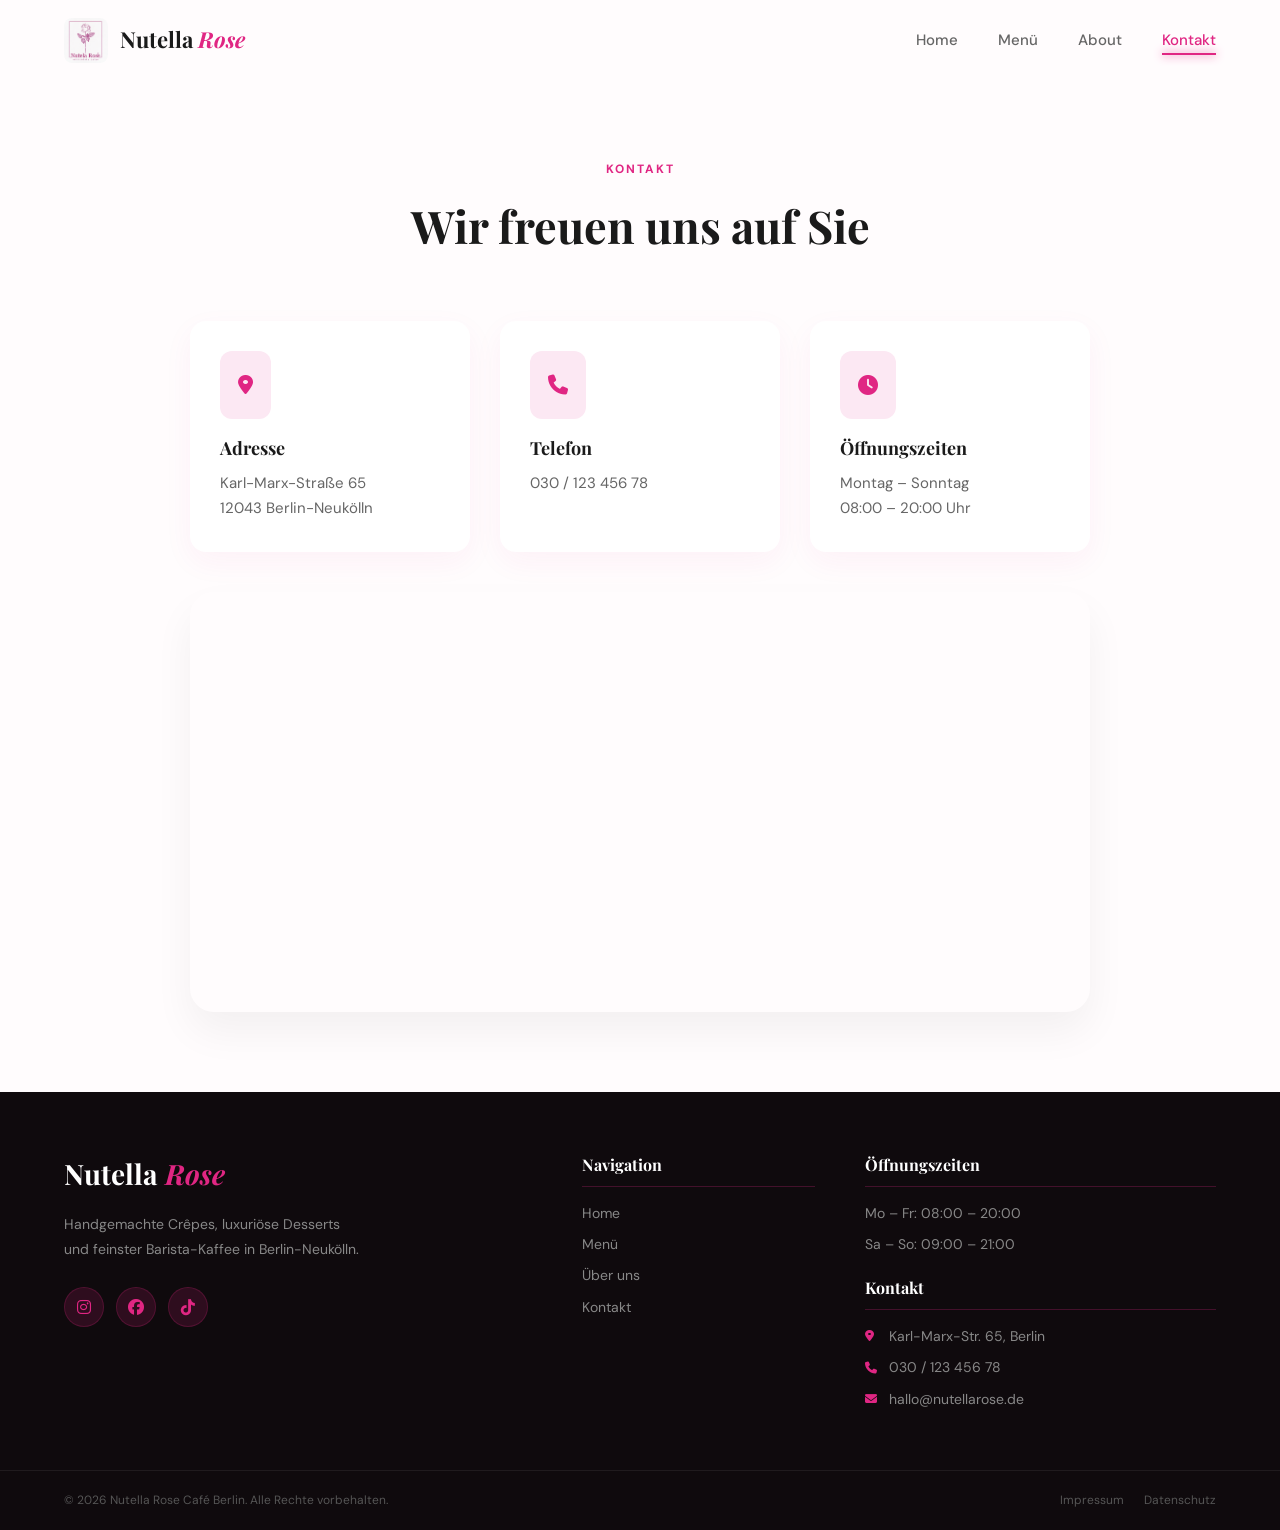
<file: contact.html>
<!DOCTYPE html>
<html lang="de">
<head>
    <meta charset="UTF-8">
    <meta name="viewport" content="width=device-width, initial-scale=1.0">
    <title>Kontakt | Nutella Rose Berlin</title>
    <link href="https://fonts.googleapis.com/css2?family=Playfair+Display:wght@700&family=DM+Sans:wght@400;500;700&display=swap" rel="stylesheet">
    <link rel="stylesheet" href="https://cdnjs.cloudflare.com/ajax/libs/font-awesome/6.7.2/css/all.min.css">
    <link rel="stylesheet" href="styles.css">
</head>
<body>

    <header class="header">
        <nav class="nav-container">
            <a href="index.html" class="logo">
                <img src="img/logo.png" alt="Nutella Rose Logo" class="logo-img">
                <div class="logo-text">Nutella <span>Rose</span></div>
            </a>
            <ul class="nav-links" id="navLinks">
                <li><a href="index.html">Home</a></li>
                <li><a href="menu.html">Menü</a></li>
                <li><a href="about.html">About</a></li>
                <li><a href="contact.html" class="active">Kontakt</a></li>
            </ul>
            <button class="hamburger" id="hamburger" aria-label="Menü öffnen" onclick="toggleMenu()">
                <span></span><span></span><span></span>
            </button>
        </nav>
    </header>
    <div class="mobile-overlay" id="mobileOverlay" onclick="toggleMenu()"></div>

    <section class="section-padding" style="margin-top: 80px;">
        <div style="text-align: center; margin-bottom: 60px;">
            <span style="color: var(--primary); font-weight: 700; text-transform: uppercase; letter-spacing: 2px; font-size: 1.2rem;">Kontakt</span>
            <h1 style="font-size: 4.5rem; margin-top: 1rem;">Wir freuen uns auf Sie</h1>
        </div>

        <div style="display: flex; flex-direction: column; gap: 40px; max-width: 900px; margin: 0 auto;">
            <!-- Info-Elemente nebeneinander (Desktop) / untereinander (Mobile) -->
            <div style="display: grid; grid-template-columns: repeat(3, 1fr); gap: 30px;" class="contact-info-grid">
                <div class="product-card" style="padding: 3rem; display: flex; flex-direction: column; align-items: flex-start; gap: 15px;">
                    <div class="feature-icon" style="padding: 18px;"><i class="fa-solid fa-location-dot"></i></div>
                    <div>
                        <h3 style="font-size: 1.8rem; margin-bottom: 8px;">Adresse</h3>
                        <p style="font-size: 1.5rem; color: var(--text-muted); line-height: 1.7;">Karl-Marx-Straße 65<br>12043 Berlin-Neukölln</p>
                    </div>
                </div>
                <div class="product-card" style="padding: 3rem; display: flex; flex-direction: column; align-items: flex-start; gap: 15px;">
                    <div class="feature-icon" style="padding: 18px;"><i class="fa-solid fa-phone"></i></div>
                    <div>
                        <h3 style="font-size: 1.8rem; margin-bottom: 8px;">Telefon</h3>
                        <p style="font-size: 1.5rem; color: var(--text-muted);">030 / 123 456 78</p>
                    </div>
                </div>
                <div class="product-card" style="padding: 3rem; display: flex; flex-direction: column; align-items: flex-start; gap: 15px;">
                    <div class="feature-icon" style="padding: 18px;"><i class="fa-solid fa-clock"></i></div>
                    <div>
                        <h3 style="font-size: 1.8rem; margin-bottom: 8px;">Öffnungszeiten</h3>
                        <p style="font-size: 1.5rem; color: var(--text-muted); line-height: 1.7;">Montag – Sonntag<br>08:00 – 20:00 Uhr</p>
                    </div>
                </div>
            </div>

            <!-- Karte darunter -->
            <div style="border-radius: var(--radius-lg); overflow: hidden; box-shadow: var(--shadow-premium); height: 420px; width: 100%;">
                <iframe 
                    src="https://www.google.com/maps/embed?pb=!1m18!1m12!1m3!1d2429.623456789!2d13.435!3d52.482!2m3!1f0!2f0!3f0!3m2!1i1024!2i768!4f13.1!3m3!1m2!1s0x0%3A0x0!2zNTLCsDI4JzU1LjIiTiAxM8KwMjYnMDYuMCJF!5e0!3m2!1sde!2sde!4v1234567890" 
                    width="100%" height="100%" style="border:0;" allowfullscreen="" loading="lazy">
                </iframe>
            </div>
        </div>
    </section>

    <footer class="footer footer-dark">
        <div class="footer-dark-inner">
            <div class="footer-dark-brand">
                <div class="logo-text" style="font-size: 2.8rem; color: white;">Nutella <span>Rose</span></div>
                <p>Handgemachte Crêpes, luxuriöse Desserts<br>und feinster Barista-Kaffee in Berlin-Neukölln.</p>
                <div class="footer-social">
                    <a href="https://instagram.com" target="_blank" aria-label="Instagram"><i class="fa-brands fa-instagram"></i></a>
                    <a href="https://facebook.com" target="_blank" aria-label="Facebook"><i class="fa-brands fa-facebook"></i></a>
                    <a href="https://tiktok.com" target="_blank" aria-label="TikTok"><i class="fa-brands fa-tiktok"></i></a>
                </div>
            </div>
            <div class="footer-dark-col">
                <h4>Navigation</h4>
                <ul>
                    <li><a href="index.html">Home</a></li>
                    <li><a href="menu.html">Menü</a></li>
                    <li><a href="about.html">Über uns</a></li>
                    <li><a href="contact.html">Kontakt</a></li>
                </ul>
            </div>
            <div class="footer-dark-col">
                <h4>Öffnungszeiten</h4>
                <ul>
                    <li>Mo – Fr: 08:00 – 20:00</li>
                    <li>Sa – So: 09:00 – 21:00</li>
                </ul>
                <h4 style="margin-top: 2rem;">Kontakt</h4>
                <ul>
                    <li><i class="fa-solid fa-location-dot"></i> Karl-Marx-Str. 65, Berlin</li>
                    <li><i class="fa-solid fa-phone"></i> 030 / 123 456 78</li>
                    <li><i class="fa-solid fa-envelope"></i> hallo@nutellarose.de</li>
                </ul>
            </div>
        </div>
        <div class="footer-dark-bottom">
            <p>&copy; 2026 Nutella Rose Café Berlin. Alle Rechte vorbehalten.</p>
            <div>
                <a href="#">Impressum</a>
                <a href="#">Datenschutz</a>
            </div>
        </div>
    </footer>

    <script>
    function toggleMenu() {
        const nav = document.getElementById('navLinks');
        const btn = document.getElementById('hamburger');
        const overlay = document.getElementById('mobileOverlay');
        nav.classList.toggle('open');
        btn.classList.toggle('open');
        overlay.classList.toggle('show');
    }
    </script>

</body>
</html>
</file>
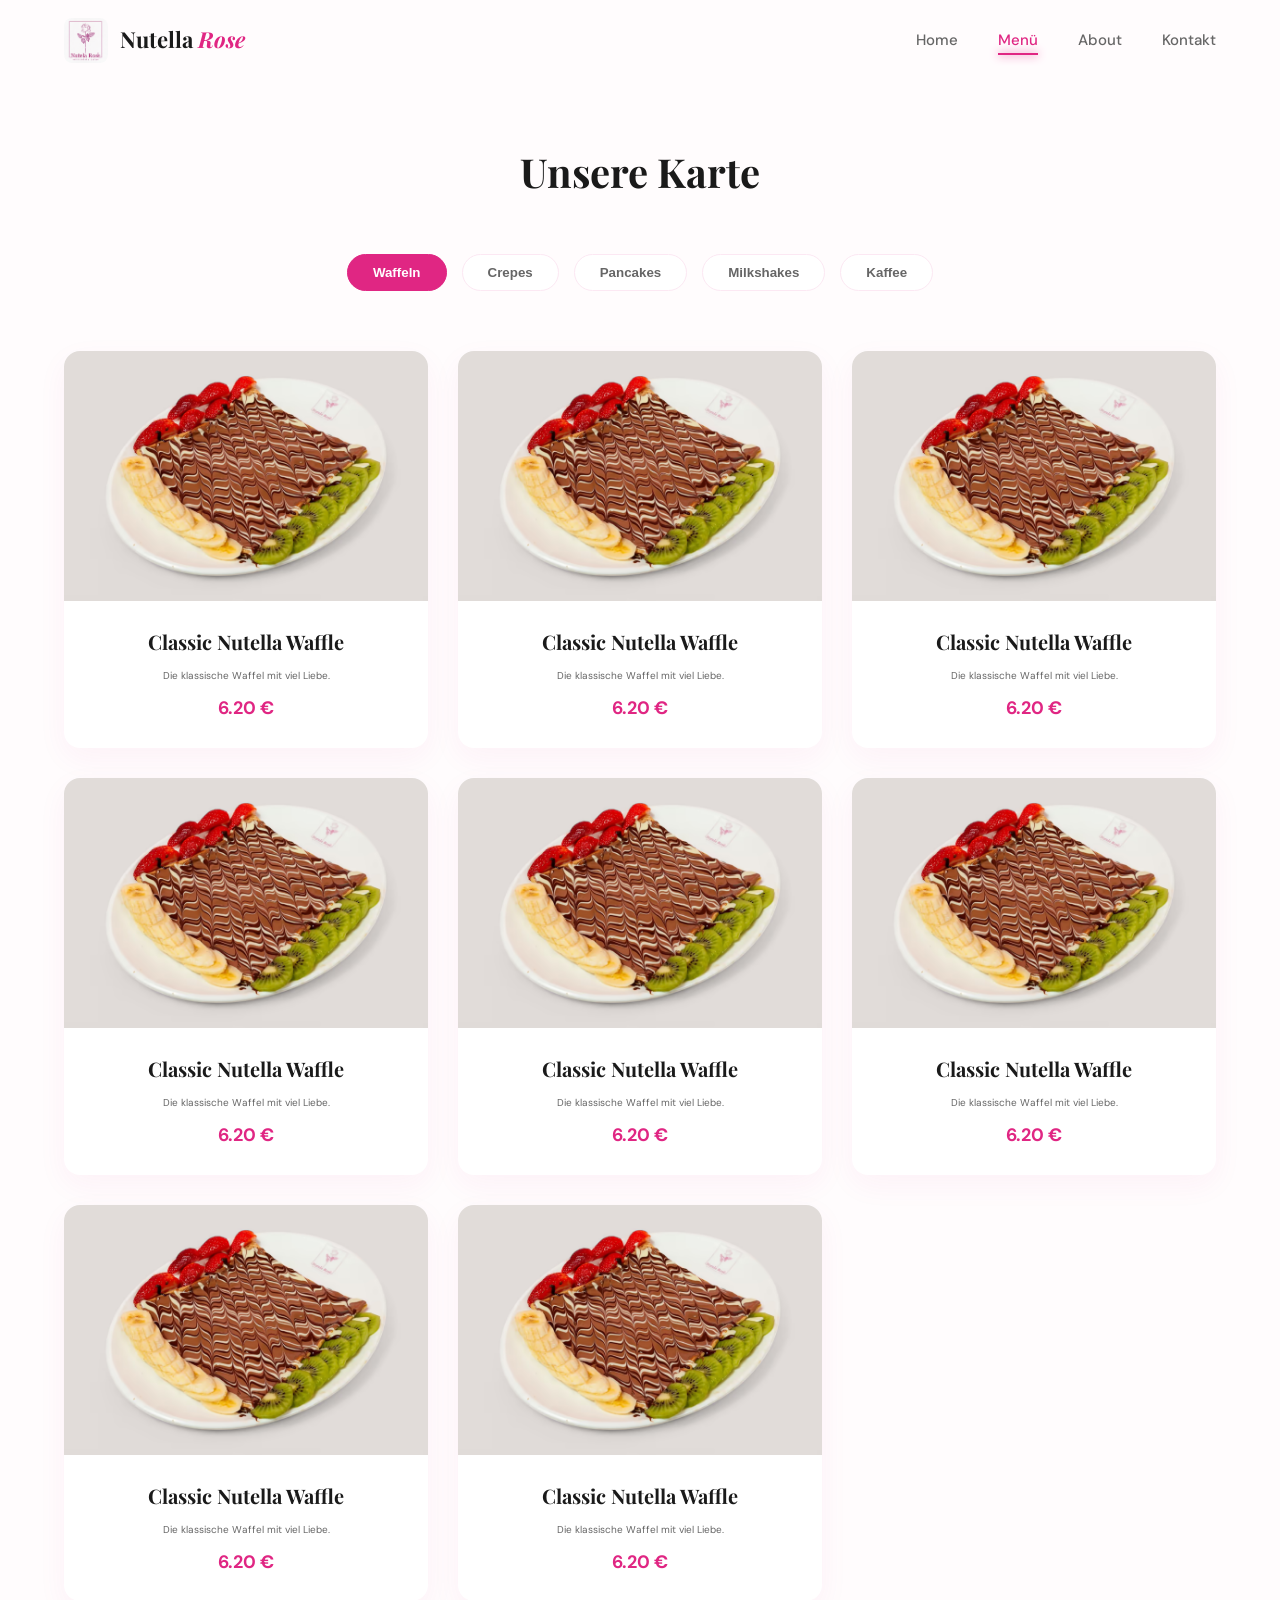
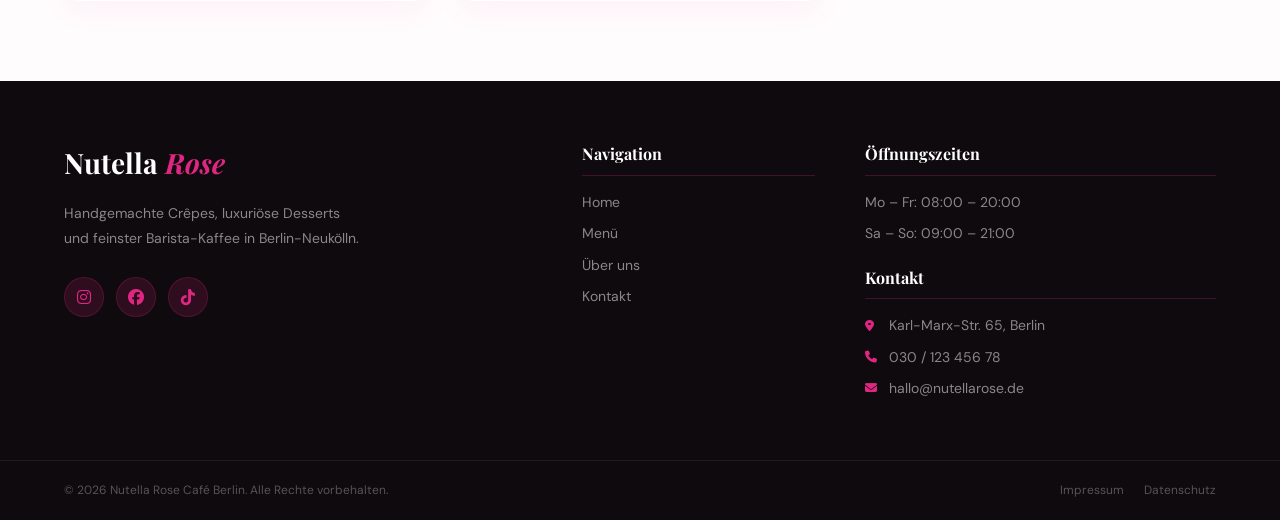
<file: menu.html>
<!DOCTYPE html>
<html lang="de">
<head>
    <meta charset="UTF-8">
    <meta name="viewport" content="width=device-width, initial-scale=1.0">
    <title>Menü | Nutella Rose</title>
    <link href="https://fonts.googleapis.com/css2?family=Playfair+Display:wght@700&family=DM+Sans:wght@400;700&display=swap" rel="stylesheet">
    <link rel="stylesheet" href="https://cdnjs.cloudflare.com/ajax/libs/font-awesome/6.7.2/css/all.min.css">
    <link rel="stylesheet" href="styles.css">
</head>
<body>

    <header class="header">
        <nav class="nav-container">
            <a href="index.html" class="logo">
                <img src="img/logo.png" alt="Nutella Rose Logo" class="logo-img">
                <div class="logo-text">Nutella <span>Rose</span></div>
            </a>
            <ul class="nav-links" id="navLinks">
                <li><a href="index.html">Home</a></li>
                <li><a href="menu.html" class="active">Menü</a></li>
                <li><a href="about.html">About</a></li>
                <li><a href="contact.html">Kontakt</a></li>
            </ul>
            <button class="hamburger" id="hamburger" aria-label="Menü öffnen" onclick="toggleMenu()">
                <span></span><span></span><span></span>
            </button>
        </nav>
    </header>
    <div class="mobile-overlay" id="mobileOverlay" onclick="toggleMenu()"></div>

    <section class="section-padding" style="margin-top: 60px;">
        <div style="text-align: center; margin-bottom: 30px;">
            <h1 style="font-size: 4rem;">Unsere Karte</h1>
        </div>

        <div class="category-scroller" id="catNav"></div>
        <div class="product-grid" id="menuGrid"></div>
    </section>

    <footer class="footer footer-dark">
        <div class="footer-dark-inner">
            <div class="footer-dark-brand">
                <div class="logo-text" style="font-size: 2.8rem; color: white;">Nutella <span>Rose</span></div>
                <p>Handgemachte Crêpes, luxuriöse Desserts<br>und feinster Barista-Kaffee in Berlin-Neukölln.</p>
                <div class="footer-social">
                    <a href="https://instagram.com" target="_blank" aria-label="Instagram"><i class="fa-brands fa-instagram"></i></a>
                    <a href="https://facebook.com" target="_blank" aria-label="Facebook"><i class="fa-brands fa-facebook"></i></a>
                    <a href="https://tiktok.com" target="_blank" aria-label="TikTok"><i class="fa-brands fa-tiktok"></i></a>
                </div>
            </div>
            <div class="footer-dark-col">
                <h4>Navigation</h4>
                <ul>
                    <li><a href="index.html">Home</a></li>
                    <li><a href="menu.html">Menü</a></li>
                    <li><a href="about.html">Über uns</a></li>
                    <li><a href="contact.html">Kontakt</a></li>
                </ul>
            </div>
            <div class="footer-dark-col">
                <h4>Öffnungszeiten</h4>
                <ul>
                    <li>Mo – Fr: 08:00 – 20:00</li>
                    <li>Sa – So: 09:00 – 21:00</li>
                </ul>
                <h4 style="margin-top: 2rem;">Kontakt</h4>
                <ul>
                    <li><i class="fa-solid fa-location-dot"></i> Karl-Marx-Str. 65, Berlin</li>
                    <li><i class="fa-solid fa-phone"></i> 030 / 123 456 78</li>
                    <li><i class="fa-solid fa-envelope"></i> hallo@nutellarose.de</li>
                </ul>
            </div>
        </div>
        <div class="footer-dark-bottom">
            <p>&copy; 2026 Nutella Rose Café Berlin. Alle Rechte vorbehalten.</p>
            <div>
                <a href="#">Impressum</a>
                <a href="#">Datenschutz</a>
            </div>
        </div>
    </footer>

    <script>
        const categories = ['Waffeln', 'Crepes', 'Pancakes', 'Milkshakes', 'Kaffee'];
        
        const products = [
            { name: 'Dubai Chocolate Crêpe', cat: 'Crepes', price: '7.50', img: 'img/crepes/oreo-fettuccine-crepe.png', desc: 'Gefüllt mit Pistaziencreme und Kadayif.' },
            { name: 'Sushi Crepe Plus', cat: 'Crepes', price: '7.50', img: 'img/crepes/sushi-crepe-plus.png', desc: 'Gefüllt mit Pistaziencreme und Kadayif.' },
            { name: 'Classic Nutella Waffle', cat: 'Waffeln', price: '6.20', img: 'img/crepes.png', desc: 'Die klassische Waffel mit viel Liebe.' },
            { name: 'Classic Nutella Waffle', cat: 'Waffeln', price: '6.20', img: 'img/crepes.png', desc: 'Die klassische Waffel mit viel Liebe.' },
            { name: 'Classic Nutella Waffle', cat: 'Waffeln', price: '6.20', img: 'img/crepes.png', desc: 'Die klassische Waffel mit viel Liebe.' },
            { name: 'Classic Nutella Waffle', cat: 'Waffeln', price: '6.20', img: 'img/crepes.png', desc: 'Die klassische Waffel mit viel Liebe.' },
            { name: 'Classic Nutella Waffle', cat: 'Waffeln', price: '6.20', img: 'img/crepes.png', desc: 'Die klassische Waffel mit viel Liebe.' },
            { name: 'Classic Nutella Waffle', cat: 'Waffeln', price: '6.20', img: 'img/crepes.png', desc: 'Die klassische Waffel mit viel Liebe.' },
            { name: 'Classic Nutella Waffle', cat: 'Waffeln', price: '6.20', img: 'img/crepes.png', desc: 'Die klassische Waffel mit viel Liebe.' },
            { name: 'Classic Nutella Waffle', cat: 'Waffeln', price: '6.20', img: 'img/crepes.png', desc: 'Die klassische Waffel mit viel Liebe.' },
            { name: 'Ruby Chocolate Shake', cat: 'Milkshakes', price: '5.90', img: 'img/home_milkshake.png', desc: 'Natürlich rosa und unglaublich cremig.' },
            { name: 'Signature Rose Latte', cat: 'Kaffee', price: '4.80', img: 'image_923724.jpg', desc: 'Espresso mit sanftem Rosen-Aroma.' }
        ];

        let activeCat = new URLSearchParams(window.location.search).get('cat') || 'Waffeln';

        function render() {
            document.getElementById('catNav').innerHTML = categories.map(c => `
                <button class="cat-btn ${c === activeCat ? 'active' : ''}" onclick="filter('${c}')">${c}</button>
            `).join('');

            const filtered = products.filter(p => p.cat === activeCat);
            document.getElementById('menuGrid').innerHTML = filtered.length ? filtered.map(p => `
                <div class="product-card">
                    <div class="product-img"><img src="${p.img}" alt="${p.name}"></div>
                    <div class="product-details">
                        <h3>${p.name}</h3>
                        <p style="color: #666; margin-bottom: 10px;">${p.desc}</p>
                        <div class="price">${p.price} €</div>
                    </div>
                </div>
            `).join('') : '<p style="grid-column: 1/-1; text-align: center;">Bald verfügbar...</p>';
        }

        function filter(c) {
            activeCat = c;
            render();
            window.history.pushState({}, '', '?cat=' + c);
        }

        function toggleMenu() {
            const nav = document.getElementById('navLinks');
            const btn = document.getElementById('hamburger');
            const overlay = document.getElementById('mobileOverlay');
            nav.classList.toggle('open');
            btn.classList.toggle('open');
            overlay.classList.toggle('show');
        }

        render();
    </script>
</body>
</html>
</file>
<file: styles.css>
:root {
    --primary: #e02683;
    --primary-light: #fce8f3;
    --primary-dark: #a81860;
    --bg: #fffcfd;
    --surface: #ffffff;
    --text-main: #1a1a1a;
    --text-muted: #666666;
    --nav-height: 80px;
    --radius-lg: 24px;
    --radius-md: 16px;
    --shadow-soft: 0 10px 30px rgba(224, 38, 131, 0.05);
    --shadow-premium: 0 20px 40px rgba(26, 10, 17, 0.05);
    --transition: all 0.4s cubic-bezier(0.165, 0.84, 0.44, 1);
}

* { margin: 0; padding: 0; box-sizing: border-box; }

html { font-size: 62.5%; scroll-behavior: smooth; }

body {
    font-family: 'DM Sans', sans-serif;
    background-color: var(--bg);
    color: var(--text-main);
    line-height: 1.6;
    overflow-x: hidden;
}

h1, h2, h3, .logo-text { font-family: 'Playfair Display', serif; }

/* --- NAVIGATION --- */
.header {
    height: var(--nav-height);
    background: rgba(255, 252, 253, 0.95);
    backdrop-filter: blur(10px);
    position: fixed;
    top: 0; width: 100%; z-index: 1000;
    display: flex; align-items: center; justify-content: center;
    padding: 0 5%;
}

.nav-container {
    width: 100%; max-width: 1400px;
    display: flex; align-items: center; justify-content: space-between;
}

.logo {
    display: flex; align-items: center; gap: 12px;
    text-decoration: none; color: var(--text-main);
}

.logo-img { height: 45px; width: auto; border-radius: 8px; }

.logo-text { font-size: 2.2rem; font-weight: 700; }
.logo-text span { color: var(--primary); font-style: italic; }

.nav-links { display: flex; gap: 4rem; list-style: none; }

.nav-links a {
    text-decoration: none; font-size: 1.5rem; font-weight: 500;
    color: var(--text-muted); transition: var(--transition);
    position: relative; padding: 5px 0;
}

.nav-links a:hover, .nav-links a.active { color: var(--primary); }

.nav-links a::after {
    content: ''; position: absolute; bottom: 0; left: 0;
    width: 0; height: 2px; background: var(--primary);
    transition: var(--transition); box-shadow: 0 0 10px var(--primary);
}

.nav-links a:hover::after, .nav-links a.active::after { width: 100%; }

/* --- HERO --- */
.hero-section {
    padding: calc(var(--nav-height) + 40px) 5% 60px;
    display: flex; justify-content: center;
}

.hero-container {
    width: 100%; max-width: 1200px;
    height: 500px; border-radius: var(--radius-lg);
    overflow: hidden; position: relative;
    box-shadow: var(--shadow-premium);
}

.hero-img {
    width: 100%; height: 100%; object-fit: cover;
    transition: transform 1.2s ease;
    object-position: center 23%;
}

.hero-container:hover .hero-img { transform: scale(1.03); }

.hero-overlay {
    position: absolute; inset: 0;
    background: linear-gradient(to right, rgba(0,0,0,0.6), transparent);
    display: flex; align-items: center; padding: 0 8%;
}

.hero-content { max-width: 500px; color: white; }
.hero-content h1 { font-size: 5.5rem; line-height: 1.1; margin-bottom: 2rem; }
.hero-content p { font-size: 1.8rem; opacity: 0.9; margin-bottom: 3rem; }

/* --- BUTTONS --- */
.btn {
    display: inline-flex; align-items: center; gap: 10px;
    padding: 1.6rem 3.2rem; border-radius: 99px;
    font-size: 1.5rem; font-weight: 600; text-decoration: none;
    transition: var(--transition); cursor: pointer; border: none;
}

.btn-primary {
    background: var(--primary); color: white;
    box-shadow: 0 8px 20px rgba(224, 38, 131, 0.3);
}

.btn-primary:hover {
    background: var(--primary-dark); transform: translateY(-3px);
    box-shadow: 0 12px 25px rgba(224, 38, 131, 0.4);
}

/* --- FEATURES --- */
.features-bar {
    padding: 4rem 5%; background: var(--surface);
    display: flex; justify-content: center;
}

.features-grid {
    width: 100%; max-width: 1200px;
    display: grid; grid-template-columns: repeat(auto-fit, minmax(200px, 1fr));
    gap: 3rem;
}

.feature-item { display: flex; align-items: center; gap: 15px; }
.feature-icon { 
    font-size: 2rem; color: var(--primary); 
    background: var(--primary-light); padding: 12px; border-radius: 12px;
}

.partner-logos { display: flex; gap: 15px; align-items: center; margin-top: 5px; }
.partner-logos img { height: 18px; filter: grayscale(1); opacity: 0.7; }

/* --- CATEGORY CARDS (Homepage) --- */
.section-padding { padding: 80px 5%; max-width: 1300px; margin: 0 auto; }

.category-card {
    display: flex; 
    flex-direction: row;
    align-items: center; background: var(--surface);
    border-radius: var(--radius-lg); overflow: hidden;
    margin-bottom: 4rem; box-shadow: var(--shadow-soft);
    transition: var(--transition); border: 1px solid rgba(224,38,131,0.05);
}

.category-card.category-reverse {
    flex-direction: row-reverse;
}

.category-card:hover { transform: translateY(-5px); box-shadow: var(--shadow-premium); }

.category-info { flex: 1; padding: 6rem; }
.category-info h2 { font-size: 3.8rem; margin-bottom: 1.5rem; color: var(--text-main); }
.category-info p { font-size: 1.6rem; color: var(--text-muted); margin-bottom: 3rem; }

.category-image { flex: 1.2; height: 400px; background: white; }
.category-image img { width: 100%; height: 100%; object-fit: cover; }

/* --- GALLERY MASONRY --- */
.gallery-masonry {
    columns: 3 300px; column-gap: 20px; width: 100%; max-width: 1200px; margin: 40px auto;
}

.gallery-item {
    break-inside: avoid; margin-bottom: 20px;
    border-radius: var(--radius-md); overflow: hidden;
    box-shadow: var(--shadow-soft); transition: var(--transition);
}

.gallery-item img { width: 100%; display: block; transition: var(--transition); }
.gallery-item:hover img { transform: scale(1.05); }

/* --- MENU PAGE --- */
.category-scroller {
    display: flex; gap: 15px; overflow-x: auto; padding: 20px 0;
    scrollbar-width: none; justify-content: center;
}
.category-scroller::-webkit-scrollbar { display: none; }

.cat-btn {
    padding: 1rem 2.5rem; border-radius: 99px; background: var(--surface);
    border: 1.5px solid var(--primary-light); color: var(--text-muted);
    font-weight: 600; cursor: pointer; white-space: nowrap; transition: var(--transition);
}
.cat-btn.active { background: var(--primary); color: white; border-color: var(--primary); }

.product-grid {
    display: grid; 
    grid-template-columns: repeat(auto-fill, minmax(280px, 1fr));
    gap: 30px; margin-top: 40px;
}

.product-card {
    background: var(--surface); border-radius: var(--radius-md);
    overflow: hidden; box-shadow: var(--shadow-soft); transition: var(--transition);
}
.product-card:hover { transform: translateY(-8px); box-shadow: var(--shadow-premium); }

.product-img { height: 250px; overflow: hidden; background: #fff; }
.product-img img { width: 100%; height: 100%; object-fit: cover; }

.product-details { padding: 2.5rem; text-align: center; }
.product-details h3 { font-size: 2rem; margin-bottom: 1rem; }
.product-details .price { font-size: 1.8rem; font-weight: 700; color: var(--primary); }

/* --- FOOTER (legacy, used by about/contact) --- */
.footer {
    background: var(--surface); padding: 60px 5% 30px;
    border-top: 1px solid var(--primary-light); text-align: center;
}
.footer-links { display: flex; justify-content: center; gap: 3rem; margin-bottom: 2rem; flex-wrap: wrap; }
.footer-links a { text-decoration: none; color: var(--text-muted); font-size: 1.4rem; }

/* --- DARK FOOTER (Homepage) --- */
.footer.footer-dark {
    background: #0f0a0d;
    border-top: none;
    padding: 0;
    text-align: left;
    color: #ccc;
}

.footer-dark-inner {
    display: grid;
    grid-template-columns: 2fr 1fr 1.5fr;
    gap: 5rem;
    padding: 6rem 5%;
    max-width: 1300px;
    margin: 0 auto;
}

.footer-dark-brand p {
    font-size: 1.4rem;
    color: #888;
    margin-top: 1.5rem;
    line-height: 1.8;
}

.footer-social {
    display: flex;
    gap: 1.2rem;
    margin-top: 2.5rem;
}

.footer-social a {
    display: flex;
    align-items: center;
    justify-content: center;
    width: 40px; height: 40px;
    border-radius: 50%;
    background: rgba(224, 38, 131, 0.15);
    color: var(--primary);
    font-size: 1.6rem;
    text-decoration: none;
    transition: var(--transition);
    border: 1px solid rgba(224, 38, 131, 0.2);
}

.footer-social a:hover {
    background: var(--primary);
    color: white;
    transform: translateY(-3px);
}

.footer-dark-col h4 {
    font-family: 'Playfair Display', serif;
    font-size: 1.6rem;
    color: white;
    margin-bottom: 1.5rem;
    padding-bottom: 0.8rem;
    border-bottom: 1px solid rgba(224, 38, 131, 0.25);
}

.footer-dark-col ul {
    list-style: none;
    display: flex;
    flex-direction: column;
    gap: 0.9rem;
}

.footer-dark-col ul li {
    font-size: 1.4rem;
    color: #888;
    display: flex;
    align-items: center;
    gap: 0.8rem;
}

.footer-dark-col ul li i {
    color: var(--primary);
    font-size: 1.2rem;
    width: 16px;
}

.footer-dark-col ul li a,
.footer-dark-col a {
    text-decoration: none;
    color: #888;
    transition: color 0.3s;
}

.footer-dark-col ul li a:hover,
.footer-dark-col a:hover { color: var(--primary); }

.footer-dark-bottom {
    border-top: 1px solid rgba(255,255,255,0.07);
    padding: 2rem 5%;
    display: flex;
    justify-content: space-between;
    align-items: center;
    max-width: 1300px;
    margin: 0 auto;
    flex-wrap: wrap;
    gap: 1rem;
}

.footer-dark-bottom p {
    font-size: 1.2rem;
    color: #555;
}

.footer-dark-bottom div {
    display: flex;
    gap: 2rem;
}

.footer-dark-bottom a {
    font-size: 1.2rem;
    color: #555;
    text-decoration: none;
    transition: color 0.3s;
}

.footer-dark-bottom a:hover { color: var(--primary); }

/* --- HAMBURGER MENU --- */
.hamburger {
    display: none;
    flex-direction: column;
    justify-content: center;
    align-items: center;
    gap: 5px;
    width: 44px; height: 44px;
    background: var(--primary-light);
    border: none;
    border-radius: 10px;
    cursor: pointer;
    transition: var(--transition);
    padding: 10px;
}

.hamburger span {
    display: block;
    width: 22px; height: 2px;
    background: var(--primary);
    border-radius: 2px;
    transition: var(--transition);
    transform-origin: center;
}

.hamburger.open span:nth-child(1) { transform: translateY(7px) rotate(45deg); }
.hamburger.open span:nth-child(2) { opacity: 0; transform: scaleX(0); }
.hamburger.open span:nth-child(3) { transform: translateY(-7px) rotate(-45deg); }

.mobile-overlay {
    display: none;
    position: fixed; inset: 0;
    background: rgba(0,0,0,0.4);
    z-index: 998;
    backdrop-filter: blur(2px);
}

.mobile-overlay.show { display: block; }


/* --- HAMBURGER BUTTON --- */
.nav-toggle {
    display: none;
    flex-direction: column;
    justify-content: center;
    gap: 5px;
    width: 40px; height: 40px;
    background: none; border: none;
    cursor: pointer; padding: 4px;
    border-radius: 8px;
    transition: var(--transition);
    z-index: 1100;
}

.nav-toggle:hover { background: var(--primary-light); }

.nav-toggle span {
    display: block;
    width: 100%; height: 2.5px;
    background: var(--text-main);
    border-radius: 2px;
    transition: var(--transition);
    transform-origin: center;
}

/* Animiertes X wenn offen */
.nav-toggle.open span:nth-child(1) { transform: translateY(7.5px) rotate(45deg); }
.nav-toggle.open span:nth-child(2) { opacity: 0; transform: scaleX(0); }
.nav-toggle.open span:nth-child(3) { transform: translateY(-7.5px) rotate(-45deg); }

/* Mobile Dropdown-Menü */
.mobile-nav {
    display: none;
    position: fixed;
    top: var(--nav-height);
    left: 0; right: 0;
    background: rgba(255, 252, 253, 0.98);
    backdrop-filter: blur(20px);
    border-bottom: 1px solid var(--primary-light);
    box-shadow: 0 10px 30px rgba(224, 38, 131, 0.1);
    z-index: 999;
    flex-direction: column;
    padding: 2rem 5%;
    gap: 0;
    transform: translateY(-10px);
    opacity: 0;
    transition: var(--transition);
    pointer-events: none;
}

.mobile-nav.open {
    opacity: 1;
    transform: translateY(0);
    pointer-events: all;
}

.mobile-nav a {
    text-decoration: none;
    font-size: 1.8rem;
    font-weight: 500;
    color: var(--text-muted);
    padding: 1.4rem 0;
    border-bottom: 1px solid var(--primary-light);
    display: flex;
    align-items: center;
    justify-content: space-between;
    transition: var(--transition);
}

.mobile-nav a:last-child { border-bottom: none; }
.mobile-nav a:hover, .mobile-nav a.active { color: var(--primary); }
.mobile-nav a::after { content: '→'; font-size: 1.4rem; opacity: 0.4; }

/* ========================================================= */
/* === HOMEPAGE-SPECIFIC RESPONSIVE (Klasse: .homepage-categories) === */
/* ========================================================= */

@media (max-width: 992px) {
    /* Nur About/Contact-Seiten-Karten, nicht Homepage-Kategorien */
    .category-info:not(.homepage-categories .category-info) { padding: 3rem; }
    .category-info:not(.homepage-categories .category-info) h2 { font-size: 2.8rem; }
}

@media (max-width: 768px) {
    .nav-links { display: none; }
    .hamburger { display: flex; }

    /* Mobile Nav Slide-in Panel */
    .nav-links.open {
        display: flex;
        flex-direction: column;
        position: fixed;
        top: var(--nav-height);
        right: 0;
        width: 260px;
        background: white;
        box-shadow: -4px 0 30px rgba(0,0,0,0.12);
        padding: 3rem 2.5rem;
        gap: 0.5rem;
        z-index: 999;
        border-radius: var(--radius-lg) 0 0 var(--radius-lg);
        animation: slideIn 0.3s ease;
    }

    @keyframes slideIn {
        from { transform: translateX(100%); opacity: 0; }
        to   { transform: translateX(0);    opacity: 1; }
    }

    .nav-links.open li a {
        font-size: 1.8rem;
        padding: 1.2rem 1rem;
        display: block;
        border-radius: 10px;
        transition: var(--transition);
    }

    .nav-links.open li a:hover,
    .nav-links.open li a.active {
        background: var(--primary-light);
        color: var(--primary);
        padding-left: 1.8rem;
    }

    .nav-links.open li a::after { display: none; }

    /* Dark Footer mobile */
    .footer-dark-inner {
        grid-template-columns: 1fr;
        gap: 3rem;
        padding: 4rem 5%;
    }

    .footer-dark-bottom {
        flex-direction: column;
        text-align: center;
        gap: 1rem;
    }

    .hero-content h1 { font-size: 3.5rem; }

    /* ---- HOMEPAGE KATEGORIEN: Immer nebeneinander, abwechselnd ---- */
    .homepage-categories .category-card,
    .homepage-categories .category-card.category-reverse {
        flex-direction: row !important;
        height: auto;
        min-height: 160px;
        align-items: stretch;
    }

    .homepage-categories .category-card.category-reverse {
        flex-direction: row-reverse !important;
    }

    .homepage-categories .category-image {
        flex: 1;
        height: auto;
        min-height: 160px;
        background: #fff;
    }

    .homepage-categories .category-image img {
        width: 100%;
        height: 100%;
        object-fit: contain;
        object-position: center;
        padding: 10px;
        display: block;
    }

    .homepage-categories .category-info {
        flex: 1;
        padding: 1.5rem 1.2rem;
        display: flex;
        flex-direction: column;
        justify-content: center;
        align-items: flex-start;
    }

    .homepage-categories .category-info h2 {
        font-size: 1.7rem;
        margin-bottom: 0.4rem;
        line-height: 1.2;
    }

    .homepage-categories .category-info p {
        font-size: 1.1rem;
        margin-bottom: 1rem;
        line-height: 1.4;
        color: var(--text-muted);
    }

    .homepage-categories .category-info .btn {
        padding: 0.7rem 1.4rem;
        font-size: 1.1rem;
    }

    /* ---- MENÜ SEITE: 2 Produkte pro Reihe ---- */
    #menuGrid.product-grid {
        grid-template-columns: repeat(2, 1fr);
        gap: 12px;
        margin-top: 20px;
    }

    #menuGrid .product-img { height: 140px; }
    #menuGrid .product-details { padding: 1.2rem; }
    #menuGrid .product-details h3 { font-size: 1.3rem; margin-bottom: 0.4rem; }
    #menuGrid .product-details p { display: none; }
    #menuGrid .product-details .price { font-size: 1.4rem; }

    .gallery-masonry { columns: 2; }
}

@media (max-width: 480px) {
    .homepage-categories .category-card,
    .homepage-categories .category-card.category-reverse {
        min-height: 140px;
    }

    .homepage-categories .category-info h2 { font-size: 1.4rem; }
    .homepage-categories .category-info p {
        display: -webkit-box;
        -webkit-line-clamp: 2;
        -webkit-box-orient: vertical;
        overflow: hidden;
        font-size: 1rem;
    }
    .homepage-categories .category-info .btn {
        padding: 0.6rem 1.1rem;
        font-size: 1rem;
    }

    #menuGrid.product-grid { gap: 8px; }
    #menuGrid .product-img { height: 120px; }
    #menuGrid .product-details { padding: 0.8rem; }
    #menuGrid .product-details h3 { font-size: 1.2rem; }
    #menuGrid .product-details .price { font-size: 1.3rem; }
}

/* Contact page info grid */
@media (max-width: 640px) {
    .contact-info-grid {
        grid-template-columns: 1fr !important;
    }
}
/* ═══════════════════════════════════════════════
   SEASONAL BANNER
═══════════════════════════════════════════════ */
.seasonal-banner-wrap {
    padding: calc(var(--nav-height) + 24px) 5% 0;
    display: flex;
    justify-content: center;
}

.seasonal-banner {
    width: 100%;
    max-width: 1200px;
    background: linear-gradient(105deg, #1a0a0f 0%, #2d1020 50%, #1a0a0f 100%);
    border-radius: var(--radius-lg);
    overflow: hidden;
    border: 1px solid rgba(201,168,76,0.3);
    box-shadow: 0 4px 24px rgba(201,168,76,0.08);
    animation: bannerSlideIn .5s cubic-bezier(.165,.84,.44,1) both;
}

@keyframes bannerSlideIn {
    from { opacity: 0; transform: translateY(-10px); }
    to   { opacity: 1; transform: translateY(0); }
}

.banner-inner {
    display: flex;
    align-items: center;
    min-height: 72px;
}

.banner-tag {
    background: #c9a84c;
    color: #1a0a0f;
    font-family: 'Playfair Display', serif;
    font-size: 1rem;
    font-weight: 700;
    letter-spacing: .04em;
    padding: 0 28px;
    align-self: stretch;
    display: flex;
    align-items: center;
    white-space: nowrap;
    flex-shrink: 0;
    position: relative;
}

.banner-tag::after {
    content: '';
    position: absolute;
    right: -16px; top: 0;
    width: 0; height: 100%;
    border-top: 36px solid transparent;
    border-bottom: 36px solid transparent;
    border-left: 16px solid #c9a84c;
}

.banner-body {
    flex: 1;
    padding: 14px 28px 14px 40px;
    display: flex;
    align-items: center;
    justify-content: space-between;
    gap: 16px;
    flex-wrap: wrap;
}

.banner-title {
    font-family: 'Playfair Display', serif;
    font-size: 1.15rem;
    color: #f5e6c0;
    line-height: 1.2;
}
.banner-title em { color: #c9a84c; font-style: italic; }

.banner-sub {
    font-size: 1.1rem;
    color: rgba(245,230,192,.55);
    margin-top: 4px;
}

.banner-price {
    display: flex;
    align-items: baseline;
    gap: 6px;
    flex-shrink: 0;
}
.banner-price-num {
    font-family: 'Playfair Display', serif;
    font-size: 2rem;
    color: #c9a84c;
    font-weight: 700;
}
.banner-price-label {
    font-size: 1.1rem;
    color: rgba(245,230,192,.45);
    line-height: 1.2;
}

.banner-cta {
    background: #c9a84c;
    color: #1a0a0f;
    border: none;
    border-radius: 99px;
    padding: 1rem 2.2rem;
    font-size: 1.3rem;
    font-weight: 700;
    cursor: pointer;
    white-space: nowrap;
    flex-shrink: 0;
    transition: var(--transition);
    font-family: 'DM Sans', sans-serif;
    text-decoration: none;
    display: inline-block;
}
.banner-cta:hover { background: #e8c55a; transform: translateY(-2px); box-shadow: 0 6px 18px rgba(201,168,76,.35); }

/* ═══════════════════════════════════════════════
   HERO SLIDESHOW
═══════════════════════════════════════════════ */

/* Override old hero-section padding since banner handles top spacing */
.hero-section {
    padding-top: 20px !important;
}

.slide {
    position: absolute;
    inset: 0;
    opacity: 0;
    transform: scale(1.04);
    transition: opacity .9s ease, transform 1.2s ease;
    pointer-events: none;
}
.slide.active {
    opacity: 1;
    transform: scale(1);
    pointer-events: auto;
}
.slide.leaving {
    opacity: 0;
    transform: scale(.97);
}

.slide-img {
    width: 100%; height: 100%;
    object-fit: cover;
    object-position: center;
}

.slide-overlay {
    position: absolute;
    inset: 0;
}
.slide-overlay-left {
    background: linear-gradient(to right, rgba(0,0,0,.65) 0%, rgba(0,0,0,.2) 55%, transparent 100%);
}
.slide-overlay-bottom {
    background: linear-gradient(to top, rgba(0,0,0,.78) 0%, rgba(0,0,0,.25) 50%, transparent 100%);
}

.slide-content {
    position: absolute;
    inset: 0;
    display: flex;
    align-items: center;
    padding: 0 8%;
}
.slide-content-bottom {
    align-items: flex-end;
    padding-bottom: 9%;
}

.slide-text { max-width: 520px; color: #fff; }

/* Kicker line */
.slide-kicker {
    display: inline-block;
    font-size: 1.1rem;
    font-weight: 700;
    letter-spacing: .12em;
    text-transform: uppercase;
    color: #c9a84c;
    background: rgba(201,168,76,.1);
    border: 1px solid rgba(201,168,76,.3);
    border-radius: 99px;
    padding: 5px 16px;
    margin-bottom: 18px;
    opacity: 0;
    transform: translateY(10px);
    transition: opacity .5s .2s, transform .5s .2s;
}
.slide.active .slide-kicker { opacity: 1; transform: translateY(0); }

/* Pill for slide 1 */
.slide-pill {
    display: inline-flex;
    align-items: center;
    gap: 7px;
    font-size: 1.1rem;
    font-weight: 700;
    letter-spacing: .12em;
    text-transform: uppercase;
    color: #c9a84c;
    background: rgba(201,168,76,.1);
    border: 1px solid rgba(201,168,76,.3);
    border-radius: 99px;
    padding: 5px 16px;
    margin-bottom: 18px;
    opacity: 0;
    transform: translateY(10px);
    transition: opacity .4s .1s, transform .4s .1s;
}
.slide.active .slide-pill { opacity: 1; transform: translateY(0); }
.pill-dot {
    display: inline-block;
    width: 6px; height: 6px;
    background: #c9a84c;
    border-radius: 50%;
}

/* Headline */
.slide-headline {
    font-size: 5.5rem;
    line-height: 1.08;
    margin-bottom: 14px;
    opacity: 0;
    transform: translateY(14px);
    transition: opacity .55s .35s, transform .55s .35s;
}
.slide.active .slide-headline { opacity: 1; transform: translateY(0); }

/* Subline */
.slide-sub {
    font-size: 1.6rem;
    line-height: 1.55;
    opacity: 0;
    transform: translateY(10px);
    margin-bottom: 28px;
    transition: opacity .5s .5s, transform .5s .5s;
    color: rgba(255,255,255,.85);
}
.slide.active .slide-sub { opacity: .88; transform: translateY(0); }

/* CTA Button */
.slide-btn {
    opacity: 0;
    transform: translateY(8px);
    transition: opacity .45s .62s, transform .45s .62s, background .25s, box-shadow .25s;
}
.slide.active .slide-btn { opacity: 1; transform: translateY(0); }

/* Progress bar */
.hero-progress {
    position: absolute;
    top: 0; left: 0;
    height: 3px;
    background: var(--primary);
    z-index: 10;
    box-shadow: 0 0 8px rgba(224,38,131,.6);
    pointer-events: none;
}

/* Slide counter */
.slide-count-badge {
    position: absolute;
    top: 18px; right: 18px;
    z-index: 10;
    font-size: 1.1rem;
    font-weight: 700;
    letter-spacing: .1em;
    color: rgba(255,255,255,.65);
    background: rgba(0,0,0,.25);
    backdrop-filter: blur(6px);
    border-radius: 99px;
    padding: 4px 13px;
    border: 1px solid rgba(255,255,255,.12);
    pointer-events: none;
}

/* Arrows */
.hero-arrow {
    position: absolute;
    top: 50%;
    transform: translateY(-50%);
    z-index: 10;
    width: 44px; height: 44px;
    border-radius: 50%;
    background: rgba(255,255,255,.12);
    border: 1px solid rgba(255,255,255,.25);
    backdrop-filter: blur(8px);
    display: flex;
    align-items: center;
    justify-content: center;
    cursor: pointer;
    color: #fff;
    font-size: 1.8rem;
    transition: background .25s;
    line-height: 1;
    padding-bottom: 1px;
}
.hero-arrow:hover { background: rgba(255,255,255,.28); }
.hero-arrow-prev { left: 18px; }
.hero-arrow-next { right: 18px; }

/* Dots */
.hero-dots {
    position: absolute;
    bottom: 20px; left: 50%;
    transform: translateX(-50%);
    display: flex;
    gap: 8px;
    align-items: center;
    z-index: 10;
}
.hero-dot {
    width: 8px; height: 8px;
    border-radius: 99px;
    background: rgba(255,255,255,.35);
    border: none;
    cursor: pointer;
    transition: all .35s;
    padding: 0;
}
.hero-dot.active { width: 26px; background: #fff; }

/* ── Responsive adjustments ── */
@media (max-width: 768px) {
    .banner-tag { display: none; }
    .banner-body { padding: 12px 20px; }
    .banner-price { display: none; }
    .slide-headline { font-size: 3.2rem; }
}
@media (max-width: 480px) {
    .slide-headline { font-size: 2.4rem; }
    .slide-sub { font-size: 1.3rem; }
    .seasonal-banner-wrap { padding-top: calc(var(--nav-height) + 12px); }
}
</file>
